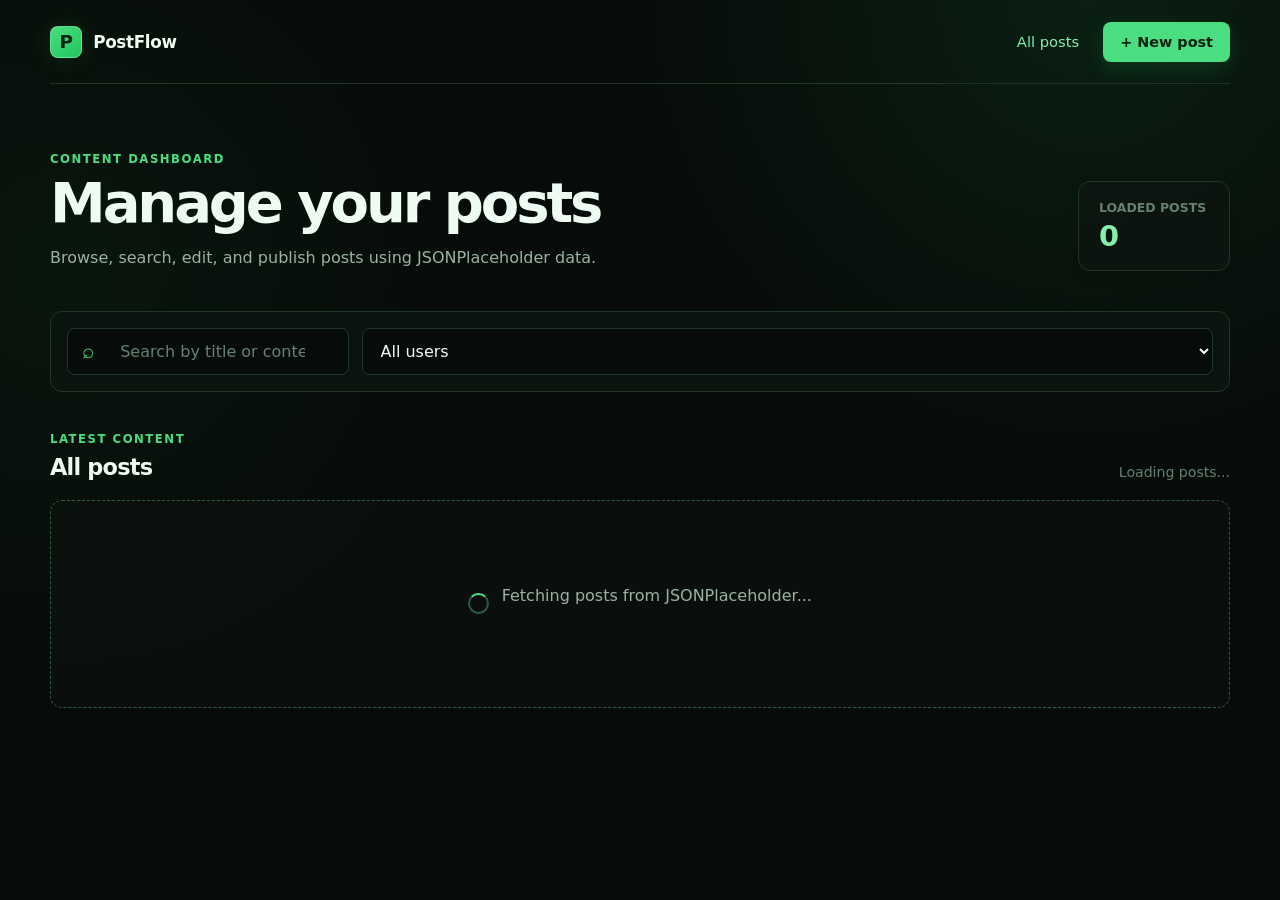
<file: post/index.html>
<!DOCTYPE html>
<html lang="en">
<head>
  <meta charset="UTF-8">
  <meta name="viewport" content="width=device-width, initial-scale=1.0">
  <meta
    name="description"
    content="A dark-themed post manager powered by JSONPlaceholder."
  >
  <title>PostFlow | All Posts</title>
  <link rel="stylesheet" href="./style.css">
</head>
<body>
  <div class="app-shell">
    <header class="topbar">
      <a class="brand" href="./index.html" aria-label="PostFlow home">
        <span class="brand-mark">P</span>
        <span>PostFlow</span>
      </a>

      <nav class="nav-links" aria-label="Main navigation">
        <a class="nav-link active" href="./index.html">All posts</a>
        <a class="button button-primary" href="./create.html">+ New post</a>
      </nav>
    </header>

    <main class="container">
      <section class="hero">
        <div>
          <p class="eyebrow">Content dashboard</p>
          <h1>Manage your posts</h1>
          <p class="hero-copy">
            Browse, search, edit, and publish posts using JSONPlaceholder data.
          </p>
        </div>

        <div class="stats-card">
          <span class="stats-label">Loaded posts</span>
          <strong id="postCount">0</strong>
        </div>
      </section>

      <section class="toolbar" aria-label="Post controls">
        <label class="search-box" for="searchInput">
          <span class="search-icon">⌕</span>
          <input
            id="searchInput"
            type="search"
            placeholder="Search by title or content..."
            autocomplete="off"
          >
        </label>

        <select id="userFilter" class="select-control" aria-label="Filter posts by user">
          <option value="all">All users</option>
        </select>
      </section>

      <section class="content-section">
        <div class="section-heading">
          <div>
            <p class="eyebrow">Latest content</p>
            <h2>All posts</h2>
          </div>
          <span id="resultText" class="result-text">Loading posts...</span>
        </div>

        <div id="loadingState" class="state-card">
          <span class="spinner"></span>
          <p>Fetching posts from JSONPlaceholder...</p>
        </div>

        <div id="errorState" class="state-card hidden">
          <p>Unable to load posts. Please try again.</p>
          <button id="retryButton" class="button button-secondary" type="button">
            Retry
          </button>
        </div>

        <div id="emptyState" class="state-card hidden">
          <p>No posts matched your search.</p>
        </div>

        <div id="postGrid" class="post-grid" aria-live="polite"></div>
      </section>
    </main>
  </div>

  <dialog id="postDialog" class="post-dialog">
    <div class="dialog-header">
      <div>
        <p class="eyebrow">Post details</p>
        <h2 id="dialogTitle">Post</h2>
      </div>
      <button id="closeDialogButton" class="icon-button" type="button" aria-label="Close dialog">
        ×
      </button>
    </div>

    <p id="dialogBody" class="dialog-body"></p>

    <div class="dialog-footer">
      <span id="dialogMeta" class="post-meta"></span>
      <a id="dialogEditLink" class="button button-primary" href="./create.html">
        Edit post
      </a>
    </div>
  </dialog>

  <!-- <script type="module" src="./script.js"></script> -->
</body>
</html>
</file>
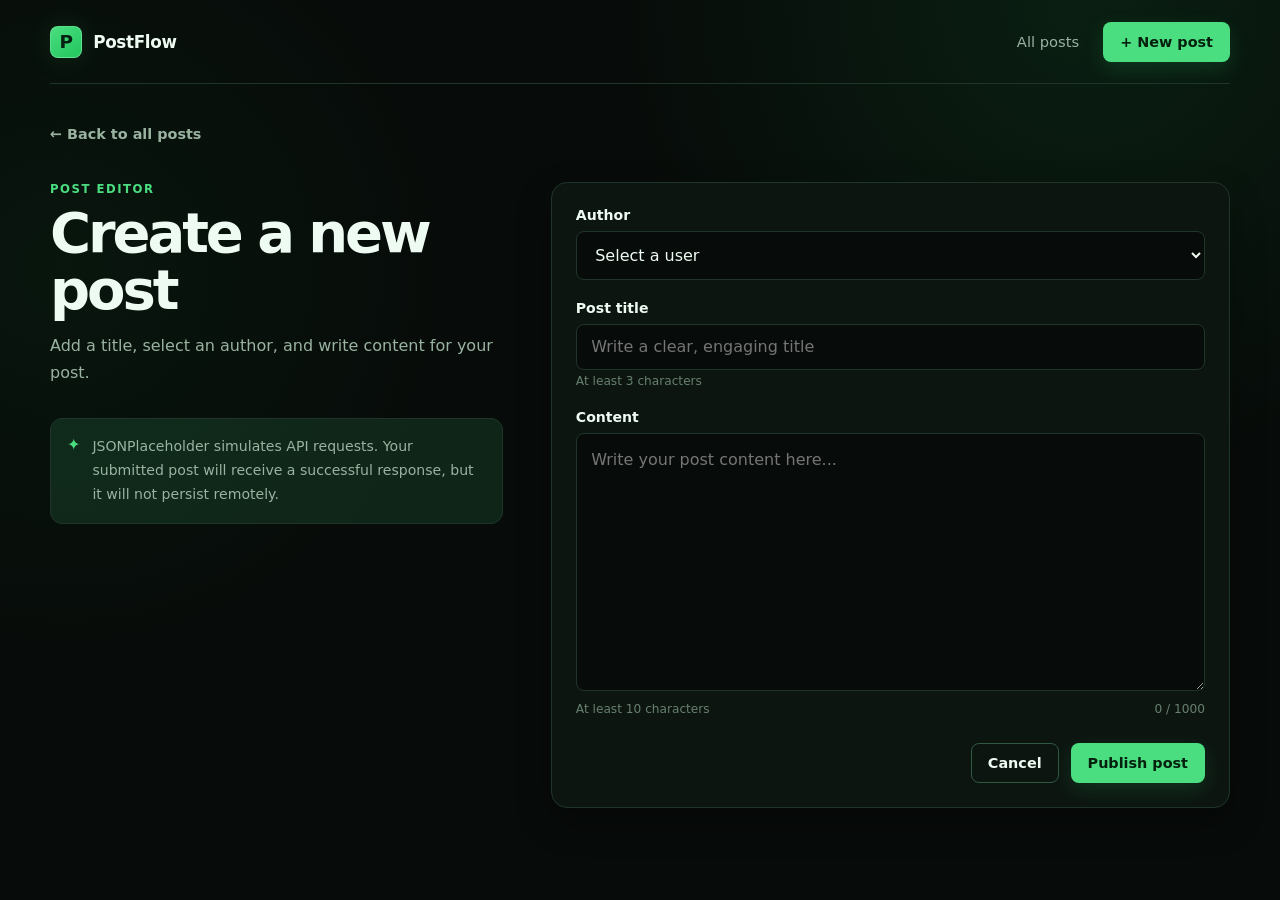
<file: post/create.html>
<!doctype html>
<html lang="en">
  <head>
    <meta charset="UTF-8" />
    <meta name="viewport" content="width=device-width, initial-scale=1.0" />
    <meta name="description" content="Create or update a post with PostFlow." />
    <title>PostFlow | Create Post</title>
    <link rel="stylesheet" href="./style.css" />
  </head>
  <body>
    <div class="app-shell">
      <header class="topbar">
        <a class="brand" href="./index.html" aria-label="PostFlow home">
          <span class="brand-mark">P</span>
          <span>PostFlow</span>
        </a>

        <nav class="nav-links" aria-label="Main navigation">
          <a class="nav-link" href="./index.html">All posts</a>
          <a class="button button-primary" href="./create.html">+ New post</a>
        </nav>
      </header>

      <main class="container form-page">
        <a class="back-link" href="./index.html">← Back to all posts</a>

        <section class="form-layout">
          <div class="form-intro">
            <p class="eyebrow">Post editor</p>
            <h1 id="pageTitle">Create a new post</h1>

            <p id="pageDescription">
              Add a title, select an author, and write content for your post.
            </p>

            <div class="editor-tip">
              <span class="tip-icon">✦</span>
              <p>
                JSONPlaceholder simulates API requests. Your submitted post will
                receive a successful response, but it will not persist remotely.
              </p>
            </div>
          </div>

          <section class="form-card">
            <div id="formLoading" class="form-loading hidden">
              <span class="spinner"></span>
              <p>Loading post details...</p>
            </div>

            <form id="postForm">
              <div class="form-group">
                <label for="userId">Author</label>

                <select id="userId" name="userId" required>
                  <option value="">Select a user</option>
                </select>
              </div>

              <div class="form-group">
                <label for="title">Post title</label>

                <input
                  id="title"
                  name="title"
                  type="text"
                  placeholder="Write a clear, engaging title"
                  minlength="3"
                  maxlength="120"
                  required
                />

                <span class="input-hint">At least 3 characters</span>
              </div>

              <div class="form-group">
                <label for="body">Content</label>

                <textarea
                  id="body"
                  name="body"
                  rows="9"
                  placeholder="Write your post content here..."
                  minlength="10"
                  maxlength="1000"
                  required
                ></textarea>

                <div class="field-footer">
                  <span class="input-hint">At least 10 characters</span>
                  <span id="characterCount" class="character-count">
                    0 / 1000
                  </span>
                </div>
              </div>

              <div
                id="formMessage"
                class="form-message hidden"
                role="alert"
              ></div>

              <div class="form-actions">
                <a class="button button-secondary" href="./index.html">
                  Cancel
                </a>

                <button
                  id="submitButton"
                  class="button button-primary"
                  type="submit"
                >
                  Publish post
                </button>
              </div>
            </form>
          </section>
        </section>
      </main>
    </div>

    <!-- <script type="module" src="./script.js"></script> -->
  </body>
</html>
</file>
<file: post/style.css>
:root {
  --color-bg: #070b09;
  --color-surface: #0d1511;
  --color-surface-raised: #111d17;
  --color-surface-hover: #15261d;
  --color-border: #20352a;
  --color-border-strong: #315841;
  --color-primary: #4ade80;
  --color-primary-bright: #86efac;
  --color-primary-dark: #15803d;
  --color-primary-muted: rgba(74, 222, 128, 0.12);
  --color-text: #eefbf2;
  --color-text-muted: #9ab3a1;
  --color-text-subtle: #67806f;
  --color-danger: #fb7185;
  --color-danger-muted: rgba(251, 113, 133, 0.12);
  --color-white: #ffffff;

  --font-sans: Inter, ui-sans-serif, system-ui, -apple-system, BlinkMacSystemFont, "Segoe UI", sans-serif;

  --radius-sm: 0.5rem;
  --radius-md: 0.75rem;
  --radius-lg: 1rem;
  --radius-xl: 1.5rem;
  --radius-pill: 999px;

  --shadow-sm: 0 4px 12px rgba(0, 0, 0, 0.2);
  --shadow-md: 0 14px 35px rgba(0, 0, 0, 0.3);
  --shadow-glow: 0 0 28px rgba(74, 222, 128, 0.13);

  --transition-fast: 160ms ease;
  --container-width: 1180px;
}

* {
  box-sizing: border-box;
}

html {
  color-scheme: dark;
}

body {
  min-width: 320px;
  margin: 0;
  background:
    radial-gradient(circle at 85% 0%, rgba(34, 197, 94, 0.11), transparent 30rem),
    radial-gradient(circle at 5% 30%, rgba(22, 163, 74, 0.07), transparent 25rem),
    var(--color-bg);
  color: var(--color-text);
  font-family: var(--font-sans);
}

button,
input,
textarea,
select {
  font: inherit;
}

button,
a {
  -webkit-tap-highlight-color: transparent;
}

button {
  cursor: pointer;
}

a {
  color: inherit;
  text-decoration: none;
}

.hidden {
  display: none !important;
}

.app-shell {
  min-height: 100vh;
}

.container {
  width: min(var(--container-width), calc(100% - 2rem));
  margin: 0 auto;
}

.topbar {
  display: flex;
  align-items: center;
  justify-content: space-between;
  width: min(var(--container-width), calc(100% - 2rem));
  min-height: 5.25rem;
  margin: 0 auto;
  border-bottom: 1px solid var(--color-border);
}

.brand {
  display: inline-flex;
  align-items: center;
  gap: 0.7rem;
  color: var(--color-text);
  font-size: 1.05rem;
  font-weight: 800;
  letter-spacing: -0.02em;
}

.brand-mark {
  display: grid;
  width: 2rem;
  height: 2rem;
  place-items: center;
  border: 1px solid rgba(134, 239, 172, 0.55);
  border-radius: var(--radius-sm);
  background: linear-gradient(145deg, var(--color-primary), #22c55e);
  color: #06210f;
  box-shadow: var(--shadow-glow);
  font-size: 1.15rem;
}

.nav-links {
  display: flex;
  align-items: center;
  gap: 0.8rem;
}

.nav-link {
  padding: 0.55rem 0.7rem;
  color: var(--color-text-muted);
  font-size: 0.92rem;
  transition: color var(--transition-fast);
}

.nav-link:hover,
.nav-link.active {
  color: var(--color-primary-bright);
}

.button {
  display: inline-flex;
  min-height: 2.5rem;
  align-items: center;
  justify-content: center;
  gap: 0.45rem;
  padding: 0.6rem 1rem;
  border: 1px solid transparent;
  border-radius: var(--radius-sm);
  font-size: 0.9rem;
  font-weight: 700;
  transition:
    transform var(--transition-fast),
    background var(--transition-fast),
    border-color var(--transition-fast),
    color var(--transition-fast);
}

.button:hover {
  transform: translateY(-1px);
}

.button:disabled {
  cursor: not-allowed;
  opacity: 0.6;
  transform: none;
}

.button-primary {
  background: var(--color-primary);
  color: #05210e;
  box-shadow: 0 7px 20px rgba(34, 197, 94, 0.17);
}

.button-primary:hover {
  background: var(--color-primary-bright);
}

.button-secondary {
  border-color: var(--color-border-strong);
  background: var(--color-surface);
  color: var(--color-text);
}

.button-secondary:hover {
  border-color: var(--color-primary-dark);
  background: var(--color-surface-hover);
  color: var(--color-primary-bright);
}

.hero {
  display: flex;
  align-items: end;
  justify-content: space-between;
  gap: 2rem;
  padding: 4.25rem 0 2.5rem;
}

.eyebrow {
  margin: 0 0 0.5rem;
  color: var(--color-primary);
  font-size: 0.73rem;
  font-weight: 800;
  letter-spacing: 0.13em;
  text-transform: uppercase;
}

h1,
h2,
p {
  margin-top: 0;
}

h1 {
  max-width: 42rem;
  margin-bottom: 0.85rem;
  font-size: clamp(2rem, 5vw, 3.5rem);
  letter-spacing: -0.055em;
  line-height: 1.02;
}

h2 {
  margin-bottom: 0;
  font-size: 1.4rem;
  letter-spacing: -0.035em;
}

.hero-copy {
  max-width: 37rem;
  margin-bottom: 0;
  color: var(--color-text-muted);
  line-height: 1.65;
}

.stats-card {
  display: grid;
  min-width: 9.5rem;
  gap: 0.25rem;
  padding: 1.1rem 1.25rem;
  border: 1px solid var(--color-border);
  border-radius: var(--radius-md);
  background: rgba(13, 21, 17, 0.8);
  box-shadow: var(--shadow-sm);
}

.stats-label {
  color: var(--color-text-subtle);
  font-size: 0.78rem;
  font-weight: 700;
  text-transform: uppercase;
}

.stats-card strong {
  color: var(--color-primary-bright);
  font-size: 1.8rem;
}

.toolbar {
  display: flex;
  gap: 0.8rem;
  padding: 1rem;
  border: 1px solid var(--color-border);
  border-radius: var(--radius-md);
  background: rgba(13, 21, 17, 0.82);
}

.search-box {
  display: flex;
  /* flex: 1; */
  align-items: center;
  gap: 0.7rem;
  min-height: 2.75rem;
  padding: 0 0.85rem;
  border: 1px solid var(--color-border);
  border-radius: var(--radius-sm);
  background: var(--color-bg);
}

.search-box:focus-within {
  border-color: var(--color-primary-dark);
  box-shadow: 0 0 0 3px var(--color-primary-muted);
}

.search-icon {
  color: var(--color-primary);
  font-size: 1.3rem;
  line-height: 1;
}

.search-box input {
  width: 100%;
  border: 0;
  outline: 0;
  background: transparent;
  color: var(--color-text);
}

.search-box input::placeholder {
  color: var(--color-text-subtle);
}

.select-control,
select,
input,
textarea {
  border: 1px solid var(--color-border);
  border-radius: var(--radius-sm);
  outline: none;
  background: var(--color-bg);
  color: var(--color-text);
  transition:
    border-color var(--transition-fast),
    box-shadow var(--transition-fast);
}

.select-control {
  flex: 1;
  min-width: 9.5rem;
  padding: 0 0.85rem;
}

select,
input,
textarea {
  width: 100%;
  padding: 0.8rem 0.9rem;
}

.select-control:focus,
select:focus,
input:focus,
textarea:focus {
  border-color: var(--color-primary-dark);
  box-shadow: 0 0 0 3px var(--color-primary-muted);
}

.content-section {
  padding: 2.5rem 0 4rem;
}

.section-heading {
  display: flex;
  align-items: end;
  justify-content: space-between;
  gap: 1rem;
  margin-bottom: 1.25rem;
}

.result-text {
  color: var(--color-text-subtle);
  font-size: 0.88rem;
}

.post-grid {
  display: grid;
  grid-template-columns: repeat(3, minmax(0, 1fr));
  gap: 1rem;
}

.post-card {
  display: flex;
  min-height: 16rem;
  flex-direction: column;
  padding: 1.2rem;
  border: 1px solid var(--color-border);
  border-radius: var(--radius-md);
  background: linear-gradient(145deg, rgba(17, 29, 23, 0.92), rgba(10, 17, 13, 0.94));
  box-shadow: var(--shadow-sm);
  transition:
    border-color var(--transition-fast),
    transform var(--transition-fast),
    box-shadow var(--transition-fast);
}

.post-card:hover {
  border-color: var(--color-border-strong);
  box-shadow: var(--shadow-md);
  transform: translateY(-3px);
}

.post-card-header {
  display: flex;
  align-items: center;
  justify-content: space-between;
  gap: 0.7rem;
  margin-bottom: 1rem;
}

.post-id {
  padding: 0.28rem 0.55rem;
  border-radius: var(--radius-pill);
  background: var(--color-primary-muted);
  color: var(--color-primary-bright);
  font-size: 0.72rem;
  font-weight: 800;
}

.post-meta {
  color: var(--color-text-subtle);
  font-size: 0.78rem;
}

.post-title {
  margin-bottom: 0.75rem;
  color: var(--color-text);
  font-size: 1.05rem;
  letter-spacing: -0.02em;
  line-height: 1.35;
  text-transform: capitalize;
}

.post-excerpt {
  display: -webkit-box;
  overflow: hidden;
  margin-bottom: 1.25rem;
  color: var(--color-text-muted);
  -webkit-box-orient: vertical;
  -webkit-line-clamp: 3;
  line-height: 1.6;
}

.post-actions {
  display: flex;
  gap: 0.5rem;
  margin-top: auto;
}

.card-action {
  flex: 1;
  min-height: 2.25rem;
  padding: 0.4rem 0.6rem;
  border: 1px solid var(--color-border);
  border-radius: var(--radius-sm);
  background: transparent;
  color: var(--color-text-muted);
  font-size: 0.78rem;
  font-weight: 700;
  transition: all var(--transition-fast);
}

.card-action:hover {
  border-color: var(--color-primary-dark);
  background: var(--color-primary-muted);
  color: var(--color-primary-bright);
}

.card-action.delete:hover {
  border-color: var(--color-danger);
  background: var(--color-danger-muted);
  color: var(--color-danger);
}

.state-card {
  display: flex;
  min-height: 13rem;
  align-items: center;
  justify-content: center;
  gap: 0.8rem;
  padding: 2rem;
  border: 1px dashed var(--color-border-strong);
  border-radius: var(--radius-md);
  background: rgba(13, 21, 17, 0.55);
  color: var(--color-text-muted);
  text-align: center;
}

.spinner {
  display: inline-block;
  width: 1.3rem;
  height: 1.3rem;
  border: 2px solid var(--color-border-strong);
  border-top-color: var(--color-primary);
  border-radius: 50%;
  animation: spin 800ms linear infinite;
}

.post-dialog {
  width: min(38rem, calc(100% - 2rem));
  border: 1px solid var(--color-border-strong);
  border-radius: var(--radius-lg);
  background: var(--color-surface);
  color: var(--color-text);
  box-shadow: var(--shadow-md);
}

.post-dialog::backdrop {
  background: rgba(0, 0, 0, 0.7);
  backdrop-filter: blur(3px);
}

.dialog-header {
  display: flex;
  align-items: start;
  justify-content: space-between;
  gap: 1rem;
  padding: 1.4rem 1.4rem 1rem;
  border-bottom: 1px solid var(--color-border);
}

.icon-button {
  display: grid;
  width: 2rem;
  height: 2rem;
  place-items: center;
  border: 1px solid var(--color-border);
  border-radius: var(--radius-sm);
  background: transparent;
  color: var(--color-text-muted);
  font-size: 1.35rem;
  line-height: 1;
}

.icon-button:hover {
  border-color: var(--color-primary-dark);
  color: var(--color-primary-bright);
}

.dialog-body {
  margin: 0;
  padding: 1.4rem;
  color: var(--color-text-muted);
  line-height: 1.75;
  white-space: pre-line;
}

.dialog-footer {
  display: flex;
  align-items: center;
  justify-content: space-between;
  gap: 1rem;
  padding: 1rem 1.4rem 1.4rem;
  border-top: 1px solid var(--color-border);
}

.form-page {
  padding: 2.5rem 0 4rem;
}

.back-link {
  display: inline-flex;
  margin-bottom: 2.5rem;
  color: var(--color-text-muted);
  font-size: 0.9rem;
  font-weight: 700;
}

.back-link:hover {
  color: var(--color-primary-bright);
}

.form-layout {
  display: grid;
  grid-template-columns: minmax(0, 0.8fr) minmax(0, 1.2fr);
  align-items: start;
  gap: 3rem;
}

.form-intro {
  position: sticky;
  top: 2rem;
}

.form-intro p:not(.eyebrow) {
  color: var(--color-text-muted);
  line-height: 1.7;
}

.editor-tip {
  display: flex;
  gap: 0.75rem;
  margin-top: 2rem;
  padding: 1rem;
  border: 1px solid var(--color-border);
  border-radius: var(--radius-md);
  background: var(--color-primary-muted);
}

.tip-icon {
  color: var(--color-primary);
}

.editor-tip p {
  margin: 0;
  color: var(--color-text-muted);
  font-size: 0.88rem;
  line-height: 1.55;
}

.form-card {
  position: relative;
  padding: 1.5rem;
  border: 1px solid var(--color-border);
  border-radius: var(--radius-lg);
  background: var(--color-surface);
  box-shadow: var(--shadow-md);
}

.form-loading {
  position: absolute;
  z-index: 2;
  inset: 0;
  display: flex;
  align-items: center;
  justify-content: center;
  gap: 0.7rem;
  border-radius: var(--radius-lg);
  background: rgba(7, 11, 9, 0.86);
  color: var(--color-text-muted);
}

.form-group {
  margin-bottom: 1.25rem;
}

.form-group label {
  display: block;
  margin-bottom: 0.5rem;
  color: var(--color-text);
  font-size: 0.88rem;
  font-weight: 800;
}

textarea {
  min-height: 10rem;
  resize: vertical;
  line-height: 1.6;
}

.input-hint,
.character-count {
  color: var(--color-text-subtle);
  font-size: 0.76rem;
}

.field-footer {
  display: flex;
  justify-content: space-between;
  gap: 1rem;
  margin-top: 0.45rem;
}

.form-message {
  margin-bottom: 1.25rem;
  padding: 0.85rem 0.95rem;
  border: 1px solid var(--color-border-strong);
  border-radius: var(--radius-sm);
  background: var(--color-primary-muted);
  color: var(--color-primary-bright);
  font-size: 0.88rem;
  line-height: 1.45;
}

.form-message.error {
  border-color: rgba(251, 113, 133, 0.55);
  background: var(--color-danger-muted);
  color: #fda4af;
}

.form-actions {
  display: flex;
  justify-content: flex-end;
  gap: 0.75rem;
  padding-top: 0.4rem;
}

@keyframes spin {
  to {
    transform: rotate(360deg);
  }
}

@media (max-width: 850px) {
  .post-grid {
    grid-template-columns: repeat(2, minmax(0, 1fr));
  }

  .form-layout {
    grid-template-columns: 1fr;
    gap: 2rem;
  }

  .form-intro {
    position: static;
  }
}

@media (max-width: 620px) {
  .topbar {
    min-height: 4.5rem;
  }

  .nav-link {
    display: none;
  }

  .hero {
    align-items: start;
    flex-direction: column;
    padding-top: 3rem;
  }

  .stats-card {
    width: 100%;
  }

  .toolbar {
    flex-direction: column;
  }

  .select-control {
    min-height: 2.75rem;
  }

  .post-grid {
    grid-template-columns: 1fr;
  }

  .section-heading {
    align-items: start;
    flex-direction: column;
  }

  .form-card {
    padding: 1.1rem;
  }

  .form-actions {
    flex-direction: column-reverse;
  }

  .form-actions .button {
    width: 100%;
  }

  .dialog-footer {
    align-items: stretch;
    flex-direction: column;
  }

  .dialog-footer .button {
    width: 100%;
  }
}
</file>
